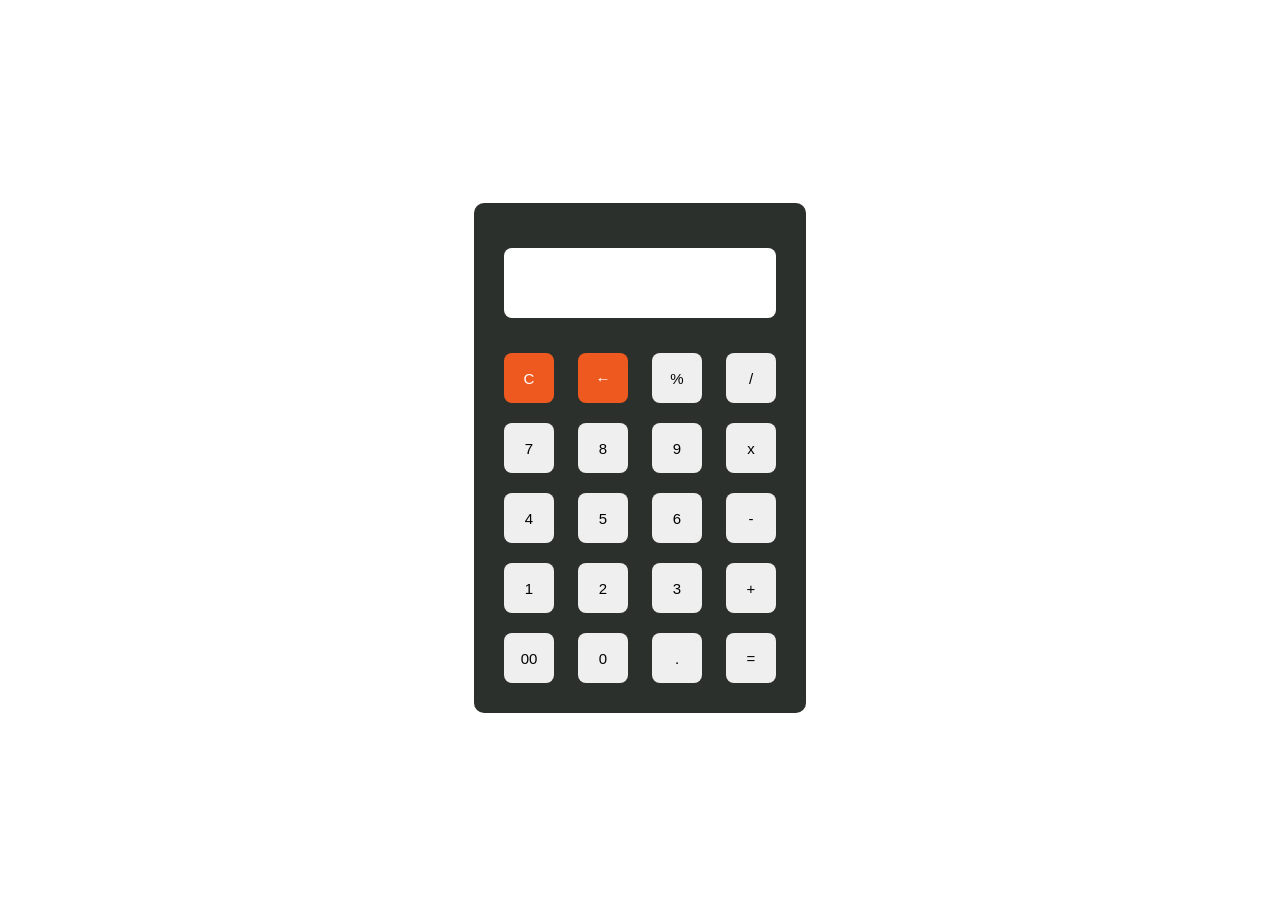
<file: index.html>
<!DOCTYPE html>
<html lang="en">
<head>
   <title>Calculator</title>
   <link rel="stylesheet" href="calc.css">
</head>
<body>
   <div id="calc">
      <div id="content">
         <form>
            <div id="output">
               <input type="text" id='res'>
            </div>
            <div class="btn">
               <input type="button" value='C' onclick="Clear()" id="clear">
               <input type="button" value='←' onclick="Back()" id="backspace">
               <input type="button" value='%' onclick="Solve('%')">
               <input type="button" value='/' onclick="Solve('/')">
               <br>
               <input type="button" value='7' onclick="Solve('7')">
               <input type="button" value='8' onclick="Solve('8')">
               <input type="button" value='9' onclick="Solve('9')">
               <input type="button" value='x' onclick="Solve('*')">
               <br>
               <input type="button" value='4' onclick="Solve('4')">
               <input type="button" value='5' onclick="Solve('5')">
               <input type="button" value='6' onclick="Solve('6')">
               <input type="button" value='-' onclick="Solve('-')">
               <br>
               <input type="button" value='1' onclick="Solve('1')">
               <input type="button" value='2' onclick="Solve('2')">
               <input type="button" value='3' onclick="Solve('3')">
               <input type="button" value='+' onclick="Solve('+')">
               <br>
               <input type="button" value='00' onclick="Solve('00')">
               <input type="button" value='0' onclick="Solve('0')">
               <input type="button" value='.' onclick="Solve('.')">
               <input type="button" value='=' onclick="Result()">
            </div>
         </form>
      </div>
   </div>
   <script src='calcy.js'></script>
</body>
</html>
</file>
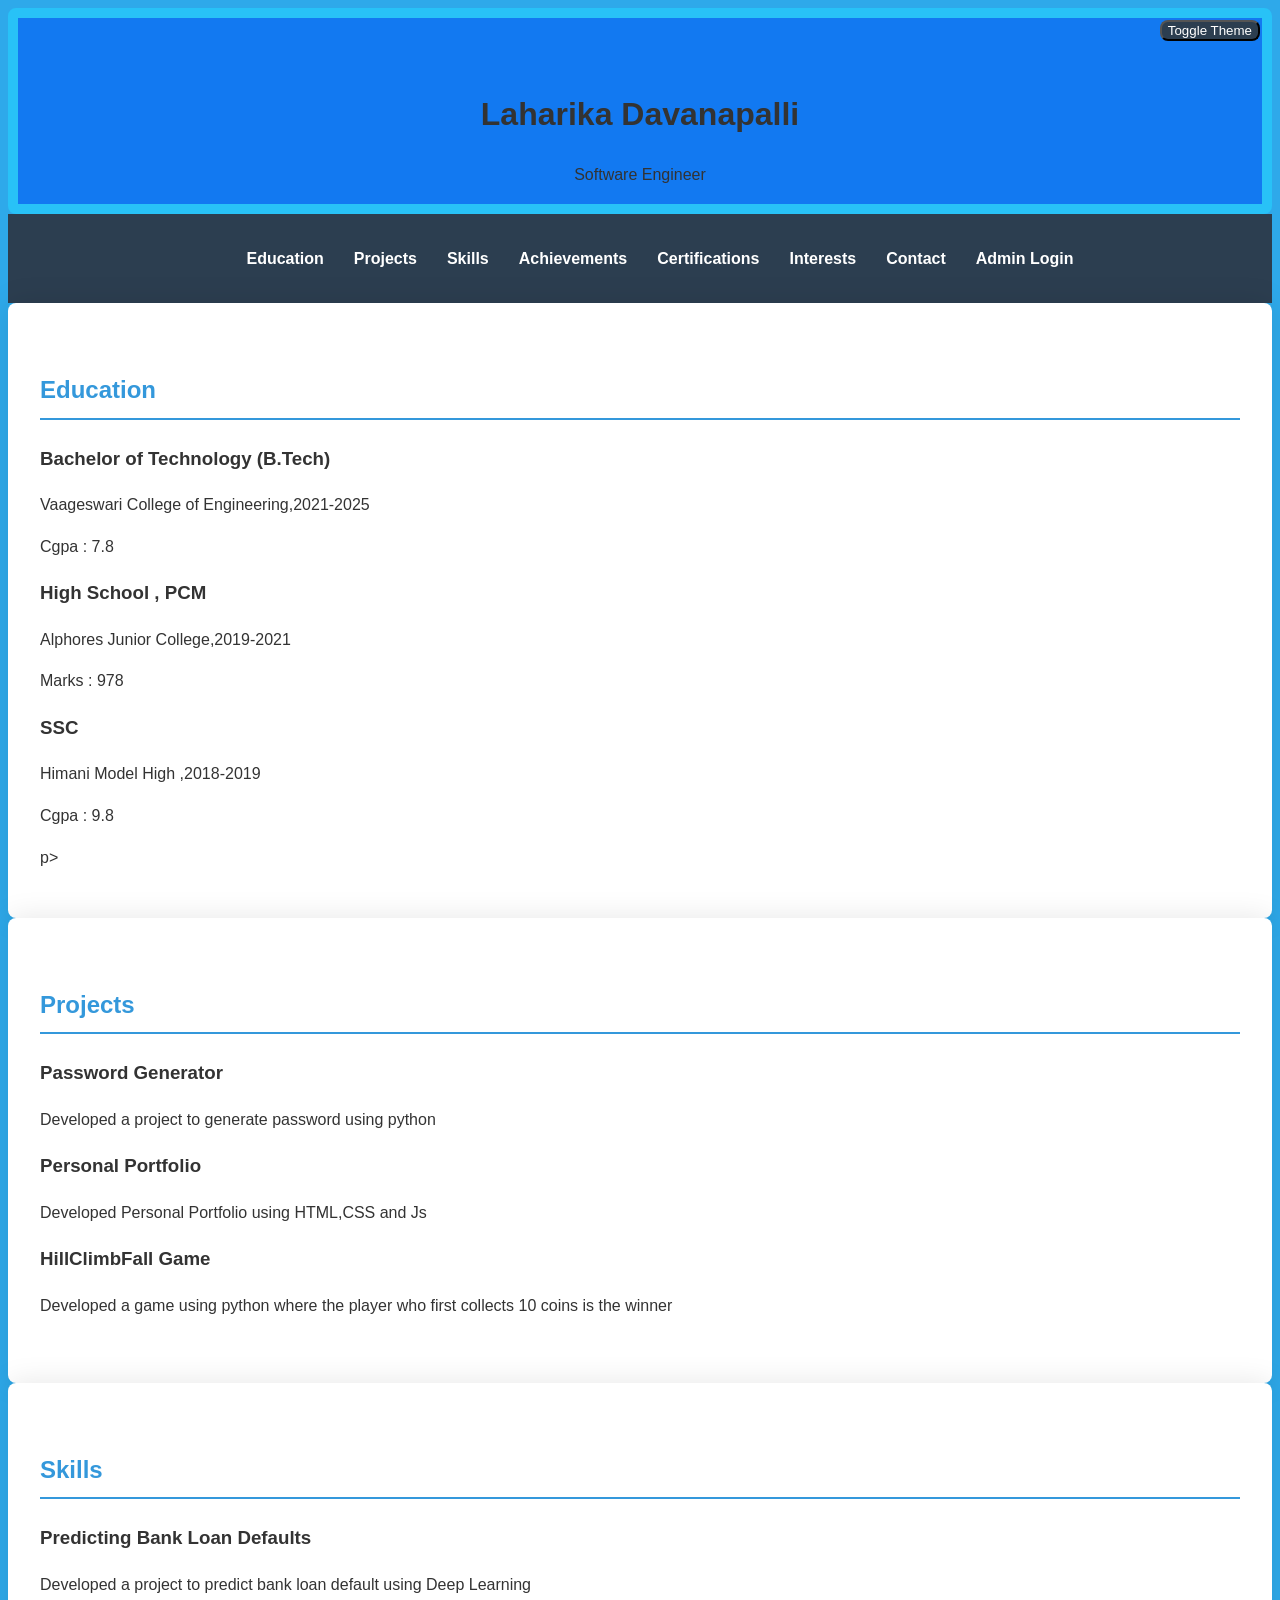
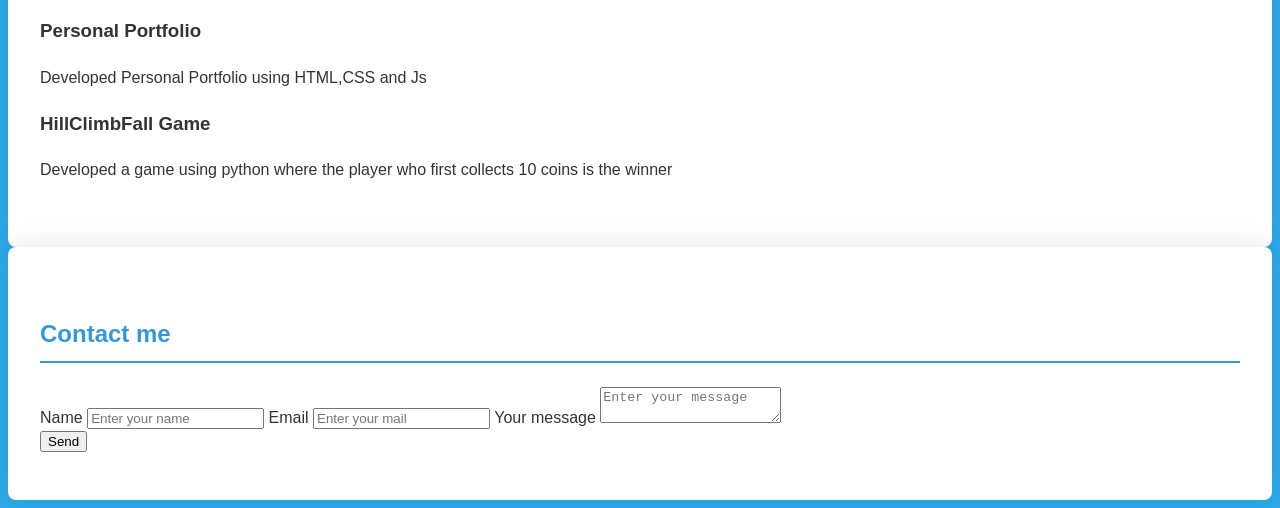
<file: portfolio.html>
<html>
<head>
<title>Laharika's Portfolio</title>
<link rel="stylesheet" href="portfolio.css">
<link rel="stylesheet" href="portfolio.js">
</head>
<body>
<!--header is a container tag-->
<header>
 <h1>Laharika Davanapalli</h1>
  <p>Software Engineer</p>
        </header>
<!---->
<nav>
<ul>
<li><a href="#">Education</a></li> 
<li><a href="#">Projects</a></li>
<li><a href="#">Skills</a></li>
<li><a href="#">Achievements</a></li>
<li><a href="#">Certifications</a></li>
<li><a href="#">Interests</a></li>
<li><a href="#">Contact</a></li>
<li><a href="#" onclick="showAdmin()""
//Admin-login-btn">Admin Login</a></li> <!--This would be js implementation-->          
 </ul>
        </nav>
        <button id="toggle-theme">Toggle Theme</button>
        <!--main is a container tag instead we can use div-->
        <main>
          <section id="Education" class="section">
            <h2>Education</h2>
            <div class="edu_item">
                <h3>Bachelor of Technology (B.Tech)</h3>
                <p>Vaageswari College of Engineering,2021-2025</p>
                <p>Cgpa : 7.8</p>
            </div>
            <div class="edu_item">
                <h3>High School , PCM</h3>
                <p>Alphores Junior College,2019-2021</p>
                <p>Marks : 978</p>
            </div>
            <div class="edu_item">
                <h3> SSC</h3>
                <p>Himani Model High ,2018-2019</p>
                <p>Cgpa : 9.8</p>p>
</div>
          </section>
          <section id="Projects" class="section">
            <h2>Projects</h2>
            <div class="">
<h3>Password Generator </h3>
<p>Developed a project to generate password using python</p>
            </div>
            <div class="">
<h3>Personal Portfolio</h3>
<p>Developed Personal Portfolio using HTML,CSS and Js</p>
</div>
<div class="">
<h3>HillClimbFall Game</h3>
                <p>Developed a game using python where the player who first collects 10 coins is the winner</p>
            </div>
          </section>
<section id="Skills" class="section">
<h2>Skills</h2>
<div class="">
<h3>Predicting Bank Loan Defaults </h3>
<p>Developed a project to predict bank loan default using Deep Learning</p>
</div>
<div class="">
<h3>Personal Portfolio</h3>
<p>Developed Personal Portfolio using HTML,CSS and Js</p>
</div>
<div class="">
<h3>HillClimbFall Game</h3>
<p>Developed a game using python where the player who first collects 10 coins is the winner</p>
</div>
</section>
<section id="Contact" class="section">
<h2> Contact me</h2
<form id=" Contact-form">
<label> Name </label>
<input type="text" id="name" placeholder="Enter your name" required>
<label> Email </label>
<input type="email" placeholder="Enter your mail" required>
<label> Your message</label>
<textarea id="message" placeholder="Enter your message" required></textarea>
<div class="Contactbtn"></div>
<button id="submit">Send</button>
</form>
</section>
<section id="admin-login" class="section>
<h2>Admin Login</h2>
<form id= "admin-form">
<label>Username</label>
<input type="text" id="username" required>
<label>Password</label>
<input type="password" required>

<button type="submit">Login</button>
</form>
</section>
<section id="admin-section" class="section">
  <h2>User Responses</h2>
  <div id="user-responses"> </div>
</section>
</main>
</body>
</html>
</file>
<file: calc.css>
.{
    margin: 0;
    padding: 0;
    box-sizing: border-box;
}
#calc {
    width: 100%;
    height: 100vh;
    display: flex;
    justify-content: center;
    align-items: center;
}
#content {
    background: #2c302c;
    padding: 20px;
    border-radius: 10px;

}
#content form input {
    border: 0;
    outline: 0;
    width: 50px;
    height: 50px;
    border-radius: 8px;
    font-size: 15px;
    margin: 10px;
    cursor: pointer;
}
#backspace {
    background-color: rgb(237, 89, 30);
    color: white;
}
#res {
    padding: 10px;
}
#clear {
    background-color: rgb(237, 89, 30);
    color: white;
}
form #output {
    display: flex;
    justify-content: flex-end;
    margin: 15px 0;
}
form #output input {
    text-align: right;
    flex: 1;
    font-size: 25px;
}
</file>
<file: portfolio.css>
/* Multiline comments
Selectors in CSS
1. Directly using the HTML tag - Use the HTML tag itself.
2. CLASS Name - Use the classname to identify the html elements and you will have to use a . as a prefix for the classname.
3.ID Name - Use the id name to identify the html elements and you will have to use a # as a prefix for the id name.

h2 {
color : red
}

.edu-item{
  color : blue
}
*/
/* CSS BOX MODEL */

body {
    font-family: SegeoUI, Tahoma, sans-serif;
    line-height: 1.6;
    background-color: #2ea9ea;
    color: #333
    
  }
  
  header {
    background-color: #1279f1;
    text-align: center;
    padding: 50px 0 0 0; /* values are considered in clockwise direction*/
    border: 10px;
    border-style: solid;
    border-color: #28c2f7;
    border-radius: 8px;
    margin: auto;
  }
  
  nav {
    background-color : #2c3e50;
    padding: 1rem 0;
  }
  
  nav ul {
    list-style-type: none;
    display: flex;
    justify-content: center;
  }
  
  nav ul li a{
    color: #fff;
    text-decoration: none;
    font-weight: bold;
    margin: 0 15px;
  }
  
  nav ul li a:hover{
    color: #28d1f7;
    border: 2px;
    border-style: solid;
    border-color: #28f7e7;
    border-radius: 8px;
    padding: 2px;
  
  }
  
  .section {
    background-color: #fff;
    padding: 3rem 2rem; /* rem means relative size wrt to parent size*/
    box-shadow: 0 0 30px rgba(0,0,0,0.1);
    /* R-red G-green B-Blue A-Alpha(Opacity) */
    border-radius: 8px;
  }
  
  .section h2{
    color: #3498db;
    border-bottom: 2px solid #3498db;
    padding-bottom: 0.5rem;
    margin-bottom: 1.5rem;
  }
  
  #admin-login{
    display: none;
  }
  
  #admin-section{
    display: none;
  }
  
  
  #contact-form input, #contact-form textarea{
    border-radius: 4px;
    border: 1px solid #ddd;
    padding: 0.5rem;
    margin-bottom: 1rem;
  }
  
  #contact-form button{
    background-color: #3498db;
    color: #333;
    border-radius: 4px;
    width: 200px;
  }
  .contactbtn{
    display: flex;
    justify-content: center;
  }
  
  #toggle-theme {
    position: fixed;
    top: 20px;
    right: 20px;
    background-color: #2c3e50;
    color: #fff;
    cursor: pointer;
    border-radius: 8px;
    transition: background-color 0.5s ease;
  }
  
  #toggle-theme:hover{
    background-color: #3498db;
  }
  
  .dark-mode{
    background-color: #34495c;
    color: #3e3b40;
  }
  
  .dark-mode header{
    background-color: #34455e;
  }
  
  .dark-mode nav{
    background-color: #555;
  }
</file>
